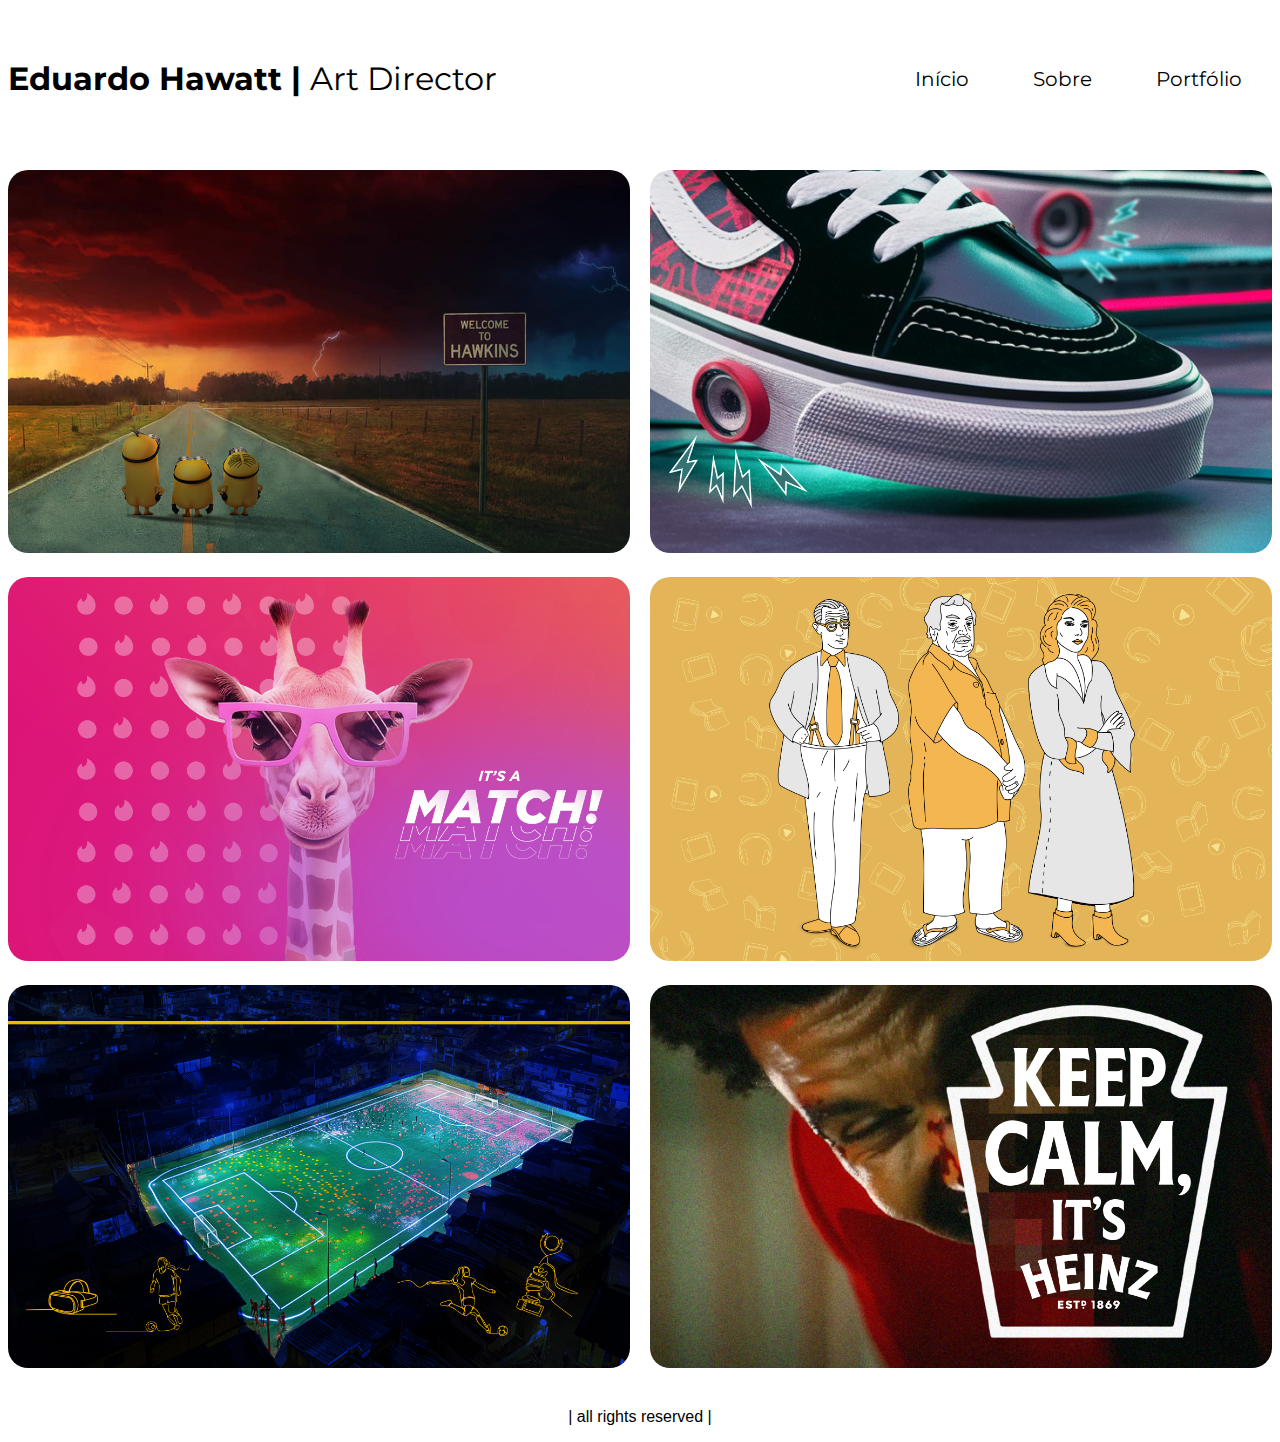
<file: index.html>
<!DOCTYPE html>
<html lang="en">

<head>
    <meta charset="UTF-8">
    <meta name="viewport" content="width=device-width, initial-scale=1.0">
    <title>Eduardo Hawatt | Art Director</title>
    <link rel="stylesheet" href="./css/style.css">
    <link href="https://fonts.googleapis.com/css2?family=Montserrat:ital,wght@0,100..900;1,100..900&display=swap"
        rel="stylesheet">
        <link href="https://fonts.googleapis.com/css2?family=Inter:wght@100..900&family=Montserrat:ital,wght@0,100..900;1,100..900&display=swap" rel="stylesheet">

        <link rel="icon" type="image/png" href="./img/favicon.png">
</head>

<body>
    <header>
        <div class="grid">
            <div class="menu">
                <div class="itens-menu">
     
                    <div class="nome">
                        <h1>Eduardo Hawatt | <strong>Art Director</strong></h1>
                    </div>
                </div>
                <div class="links">
                    <a href="https://eduardohawatt.github.io/Portfolio/">Início</a>
                    <a href="https://eduardohawatt.github.io/Portfolio/sobre.html">Sobre</a>
                    <a href="https://eduardohawatt.github.io/Portfolio/">Portfólio</a>
                </div>
            </div>
        </div>
    </header>
    <main>

        <div class="grid">
            <div class="trabalhos">
                <div class="trabalho">
                  <a href="https://eduardohawatt.github.io/Portfolio/netflix.html">
                    <img src="./img/Netflix.png" alt="">
                    <div class="overlay">NETFLIX</div>
                  </a>
                </div>
                <div class="trabalho">
                    <a href="https://eduardohawatt.github.io/Portfolio/vans.html">
                        <img src="./img/VANS.png" alt="">
                        <div class="overlay">VANS</div>
                    </a>
                </div>
                <div class="trabalho">
                   <a href="https://eduardohawatt.github.io/Portfolio/tinder.html">
                    <img src="./img/Tinder.png" alt="">
                    <div class="overlay">TINDER</div>
                   </a>
                </div>
                <div class="trabalho">
                   <a href="https://eduardohawatt.github.io/Portfolio/audiobook.html">
                    <img src="./img/Audiobook.png" alt="">
                    <div class="overlay">AMAZON</div>
                   </a>
                </div>
                <div class="trabalho">
                   <a href="https://eduardohawatt.github.io/Portfolio/visa.html">
                    <img src="./img/Visa.png" alt="">
                    <div class="overlay">VISA</div>
                   </a>
                </div>
                <div class="trabalho">
                    <a href="https://eduardohawatt.github.io/Portfolio/heinz.html">
                        <img src="./img/Heinz.png" alt="">
                        <div class="overlay">HEINZ</div>
                    </a>
                </div>
            </div>
        </div>
    </main>
</body>
<footer>
    <p>| all rights reserved |</p>
</footer>

</html>
</file>
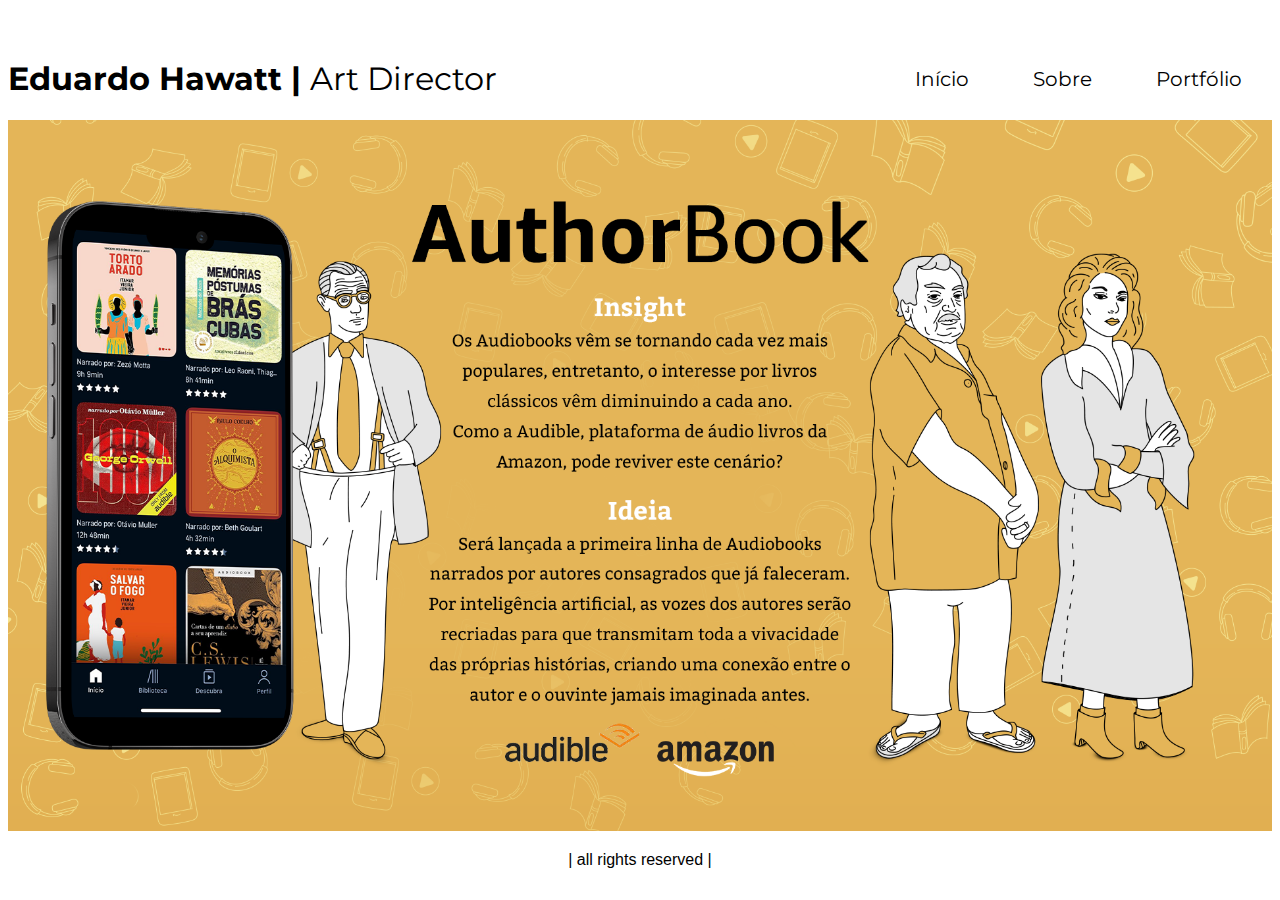
<file: audiobook.html>
<!DOCTYPE html>
<html lang="en">

<head>
    <meta charset="UTF-8">
    <meta name="viewport" content="width=device-width, initial-scale=1.0">
    <title>Eduardo Hawatt | Art Director</title>
    <link rel="stylesheet" href="./css/style.css">
    <link href="https://fonts.googleapis.com/css2?family=Montserrat:ital,wght@0,100..900;1,100..900&display=swap"
        rel="stylesheet">
        <link href="https://fonts.googleapis.com/css2?family=Inter:wght@100..900&family=Montserrat:ital,wght@0,100..900;1,100..900&display=swap" rel="stylesheet">

        <link rel="icon" type="image/png" href="./img/favicon.png">
</head>

<body>
    <header>
        <div class="grid">
            <div class="menu">
                <div class="itens-menu">
   
                    <div class="nome">
                        <h1>Eduardo Hawatt | <strong>Art Director</strong></h1>
                    </div>
                </div>
                <div class="links">
                    <a href="https://eduardohawatt.github.io/Portfolio/">Início</a>
                    <a href="https://eduardohawatt.github.io/Portfolio/sobre.html">Sobre</a>
                    <a href="https://eduardohawatt.github.io/Portfolio/">Portfólio</a>
                </div>
            </div>
        </div>
    </header>
    <main>
        <div class="grid">
            <div class="item">
                <img src="./img/audiobook/audiobook1.png" alt="">
            </div>
        </div>
    </main>
</body>
<footer>
    <p>| all rights reserved |</p>
</footer>

</html>
</file>
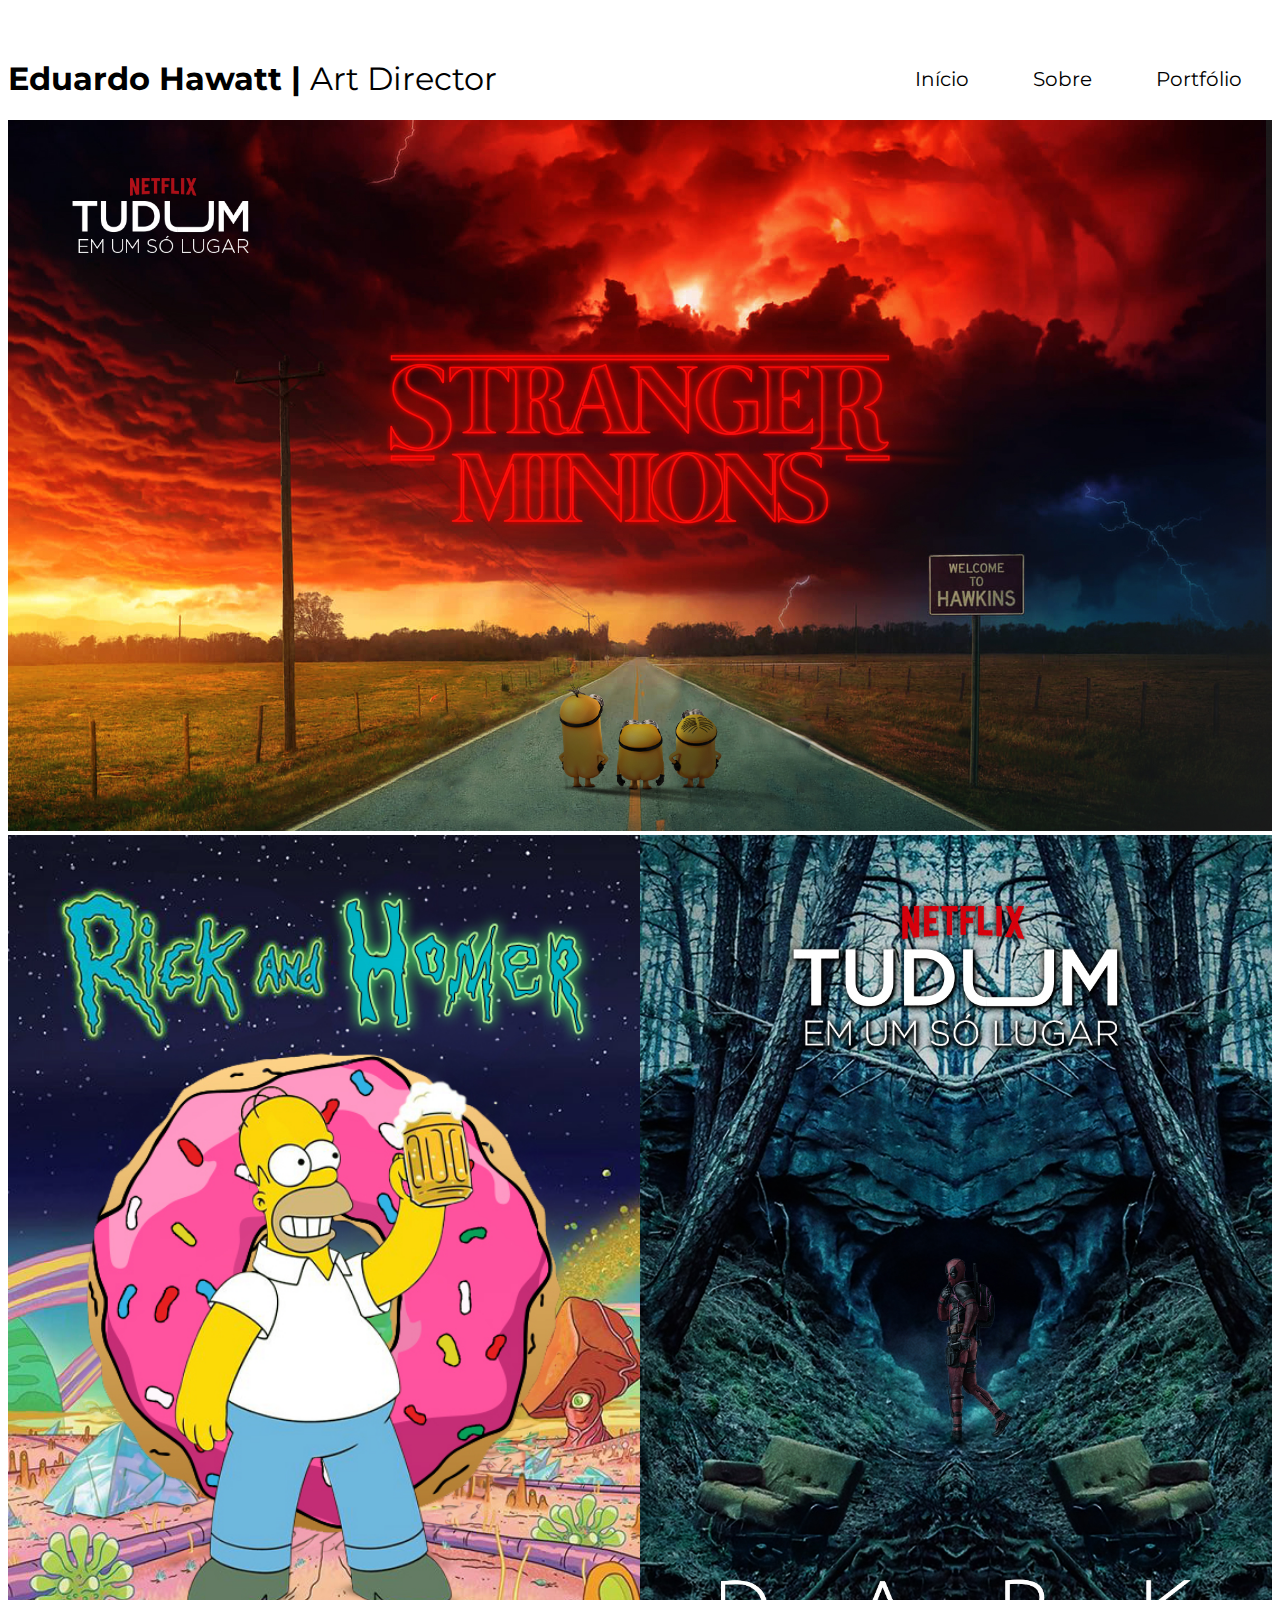
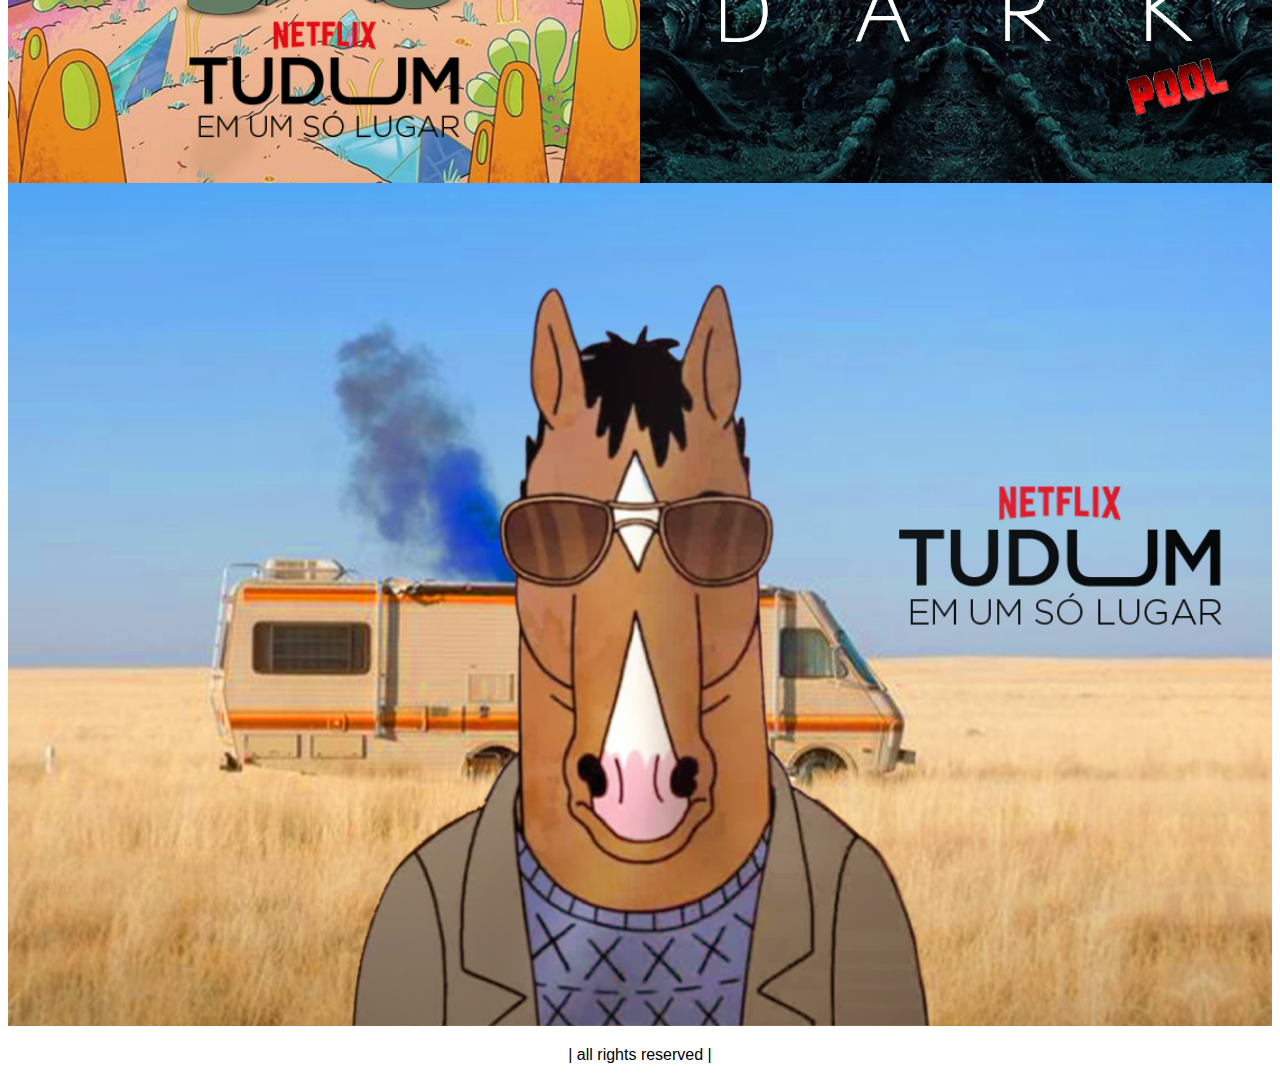
<file: netflix.html>
<!DOCTYPE html>
<html lang="en">

<head>
    <meta charset="UTF-8">
    <meta name="viewport" content="width=device-width, initial-scale=1.0">
    <title>Eduardo Hawatt | Art Director</title>
    <link rel="stylesheet" href="./css/style.css">
    <link href="https://fonts.googleapis.com/css2?family=Montserrat:ital,wght@0,100..900;1,100..900&display=swap"
        rel="stylesheet">
        <link href="https://fonts.googleapis.com/css2?family=Inter:wght@100..900&family=Montserrat:ital,wght@0,100..900;1,100..900&display=swap" rel="stylesheet">

        <link rel="icon" type="image/png" href="./img/favicon.png">
</head>

<body>
    <header>
        <div class="grid">
            <div class="menu">
                <div class="itens-menu">

                    <div class="nome">
                        <h1>Eduardo Hawatt | <strong>Art Director</strong></h1>
                    </div>
                </div>
                <div class="links">
                    <a href="https://eduardohawatt.github.io/Portfolio/">Início</a>
                    <a href="https://eduardohawatt.github.io/Portfolio/sobre.html">Sobre</a>
                    <a href="https://eduardohawatt.github.io/Portfolio/">Portfólio</a>
                </div>
            </div>
        </div>
    </header>
    <main>
        <div class="grid">
            <div class="item">
                <img src="./img/netflix/netflix1.jpg" alt="">
            </div>
            <div class="posters">
                <img src="./img/netflix/netflix2.jpg" alt="">
                <img src="./img/netflix/netflix3.jpg" alt="">
            </div>
            <div class="item">
                <img src="./img/netflix/netflix4.png" alt="">
            </div>
        </div>
    </main>
</body>
<footer>
    <p>| all rights reserved |</p>
</footer>

</html>
</file>
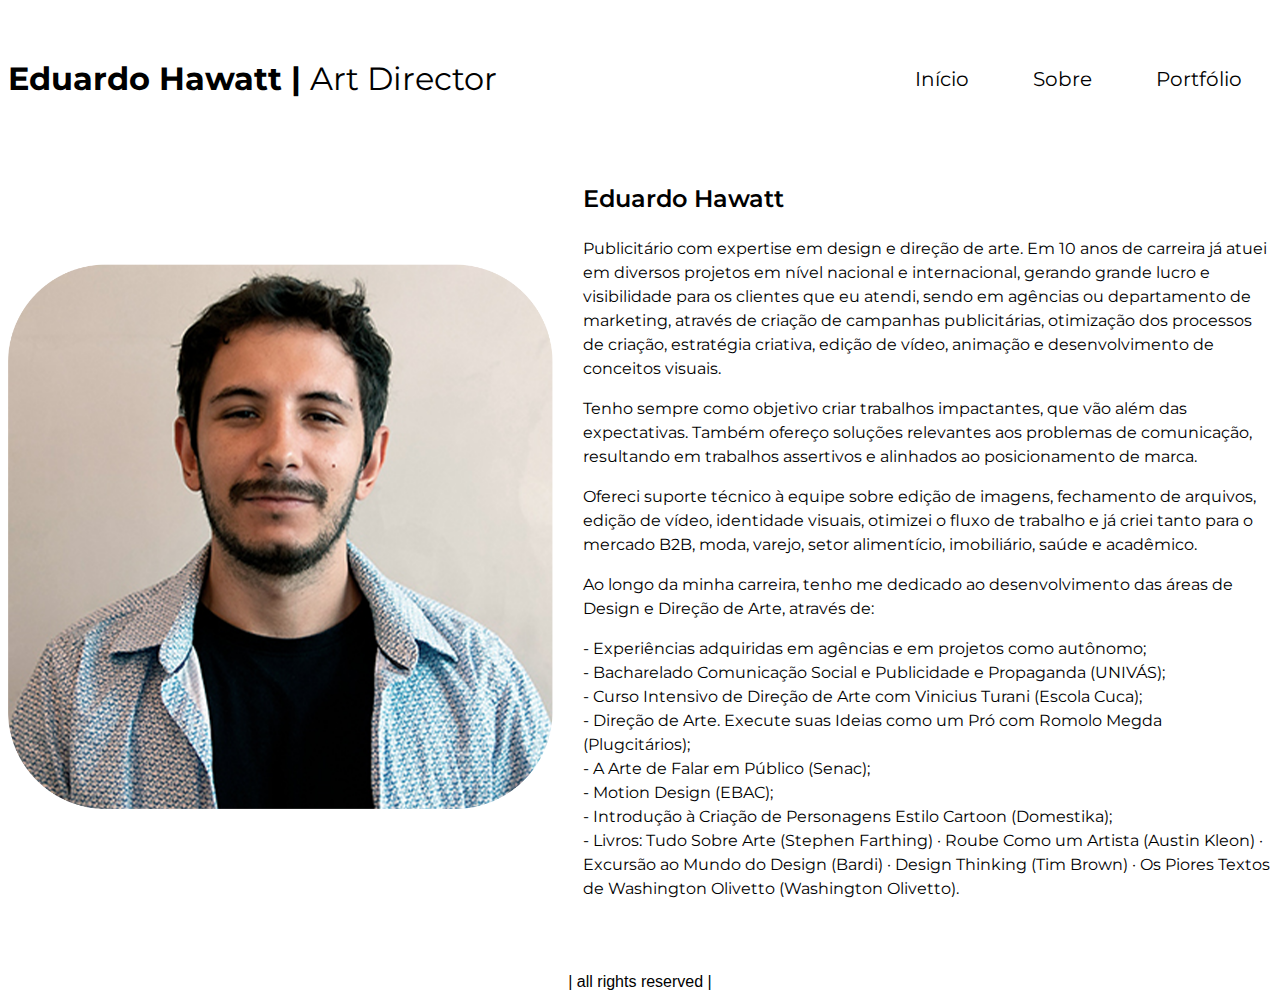
<file: sobre.html>
<!DOCTYPE html>
<html lang="en">

<head>
    <meta charset="UTF-8">
    <meta name="viewport" content="width=device-width, initial-scale=1.0">
    <title>Eduardo Hawatt | Art Director</title>
    <link rel="stylesheet" href="./css/style.css">
    <link href="https://fonts.googleapis.com/css2?family=Montserrat:ital,wght@0,100..900;1,100..900&display=swap"
        rel="stylesheet">
        <link href="https://fonts.googleapis.com/css2?family=Inter:wght@100..900&family=Montserrat:ital,wght@0,100..900;1,100..900&display=swap" rel="stylesheet">

        <link rel="icon" type="image/png" href="./img/favicon.png">
</head>

<body>
    <header>
        <div class="grid">
            <div class="menu">
                <div class="itens-menu">
    
                    <div class="nome">
                        <h1>Eduardo Hawatt | <strong>Art Director</strong></h1>
                    </div>
                </div>
                <div class="links">
                    <a href="https://eduardohawatt.github.io/Portfolio/">Início</a>
                    <a href="https://eduardohawatt.github.io/Portfolio/sobre.html">Sobre</a>
                    <a href="https://eduardohawatt.github.io/Portfolio/">Portfólio</a>
                </div>
            </div>
        </div>
    </header>
    <main>
        <div class="grid">
            <div class="sobre">
                <div class="foto-edu">
                    <img src="./img/EduardoHawatt.png" alt="Eduardo Hawatt">
                </div>
                <div class="texto-sobre">
                    <div class="nome">
                        <p>Eduardo Hawatt</p>
                    </div>

                    <p>Publicitário com expertise em design e direção de arte. Em 10 anos de carreira já atuei em diversos projetos em nível nacional e internacional, gerando grande lucro e visibilidade para os clientes que eu atendi, sendo em agências ou departamento de marketing, através de criação de campanhas publicitárias, otimização dos processos de criação, estratégia criativa, edição de vídeo, animação e desenvolvimento de conceitos visuais.
                    </p>
                    <p>Tenho sempre como objetivo criar trabalhos impactantes, que vão além das expectativas. Também ofereço soluções relevantes aos problemas de comunicação, resultando em trabalhos assertivos e alinhados ao posicionamento de marca.
                    </p>

                    <p>Ofereci suporte técnico à equipe sobre edição de imagens, fechamento de arquivos, edição de vídeo, identidade visuais, otimizei o fluxo de trabalho e já criei tanto para o mercado B2B, moda, varejo, setor alimentício, imobiliário, saúde e acadêmico.
                    </p>

                    <p>Ao longo da minha carreira, tenho me dedicado ao desenvolvimento das áreas de Design e Direção de Arte, através de:
                    </p>
                    <p>
                        - Experiências adquiridas em agências e em projetos como autônomo;<br>
                        - Bacharelado Comunicação Social e Publicidade e Propaganda (UNIVÁS);<br>
                        - Curso Intensivo de Direção de Arte com Vinicius Turani (Escola Cuca);<br>
                        - Direção de Arte. Execute suas Ideias como um Pró com Romolo Megda (Plugcitários);<br>
                        - A Arte de Falar em Público (Senac);<br>
                        - Motion Design (EBAC);<br>
                        - Introdução à Criação de Personagens Estilo Cartoon (Domestika);<br>
                        - Livros: Tudo Sobre Arte (Stephen Farthing) · Roube Como um Artista (Austin Kleon) · Excursão ao Mundo do Design (Bardi) · Design Thinking (Tim Brown) · Os Piores Textos de Washington Olivetto (Washington Olivetto).
                      </p>
                </div>
                
            </div>
        </div>
    </main>
</body>
<footer>
    <p>| all rights reserved |</p>
</footer>

</html>
</file>
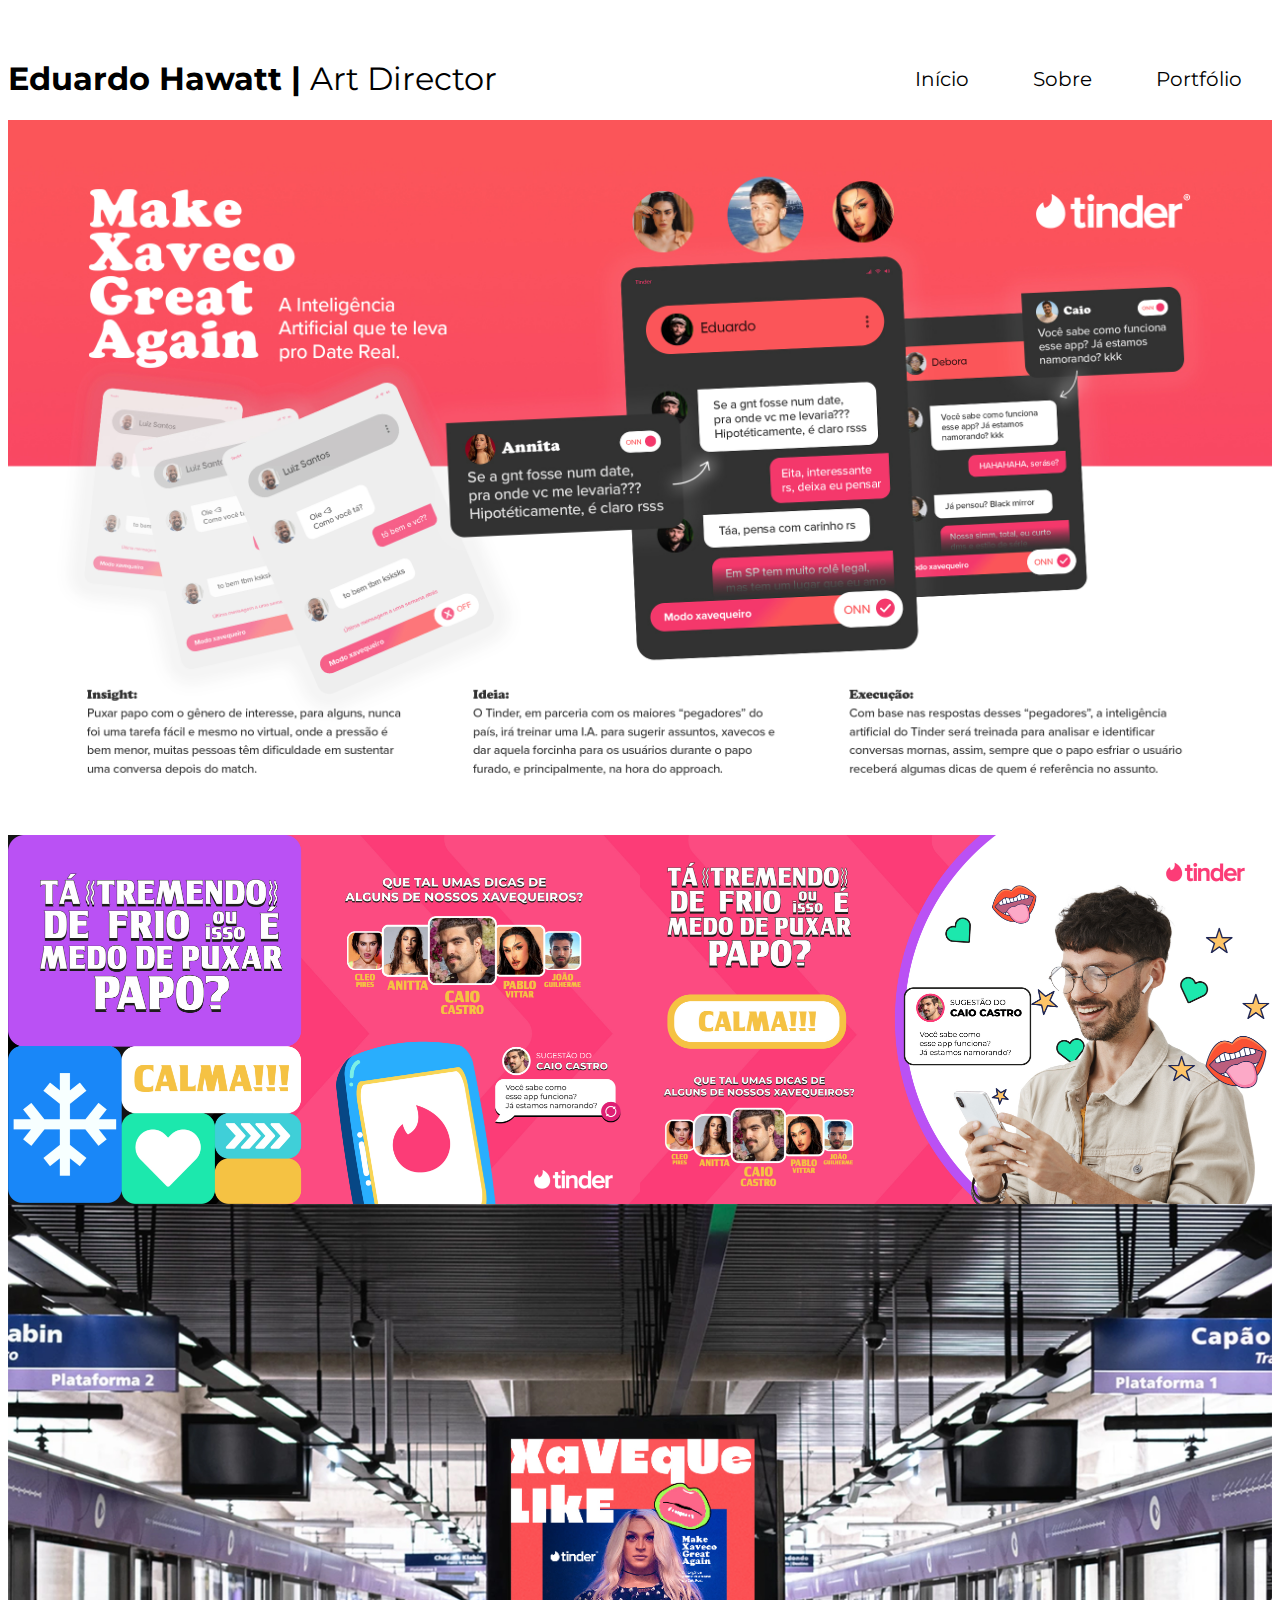
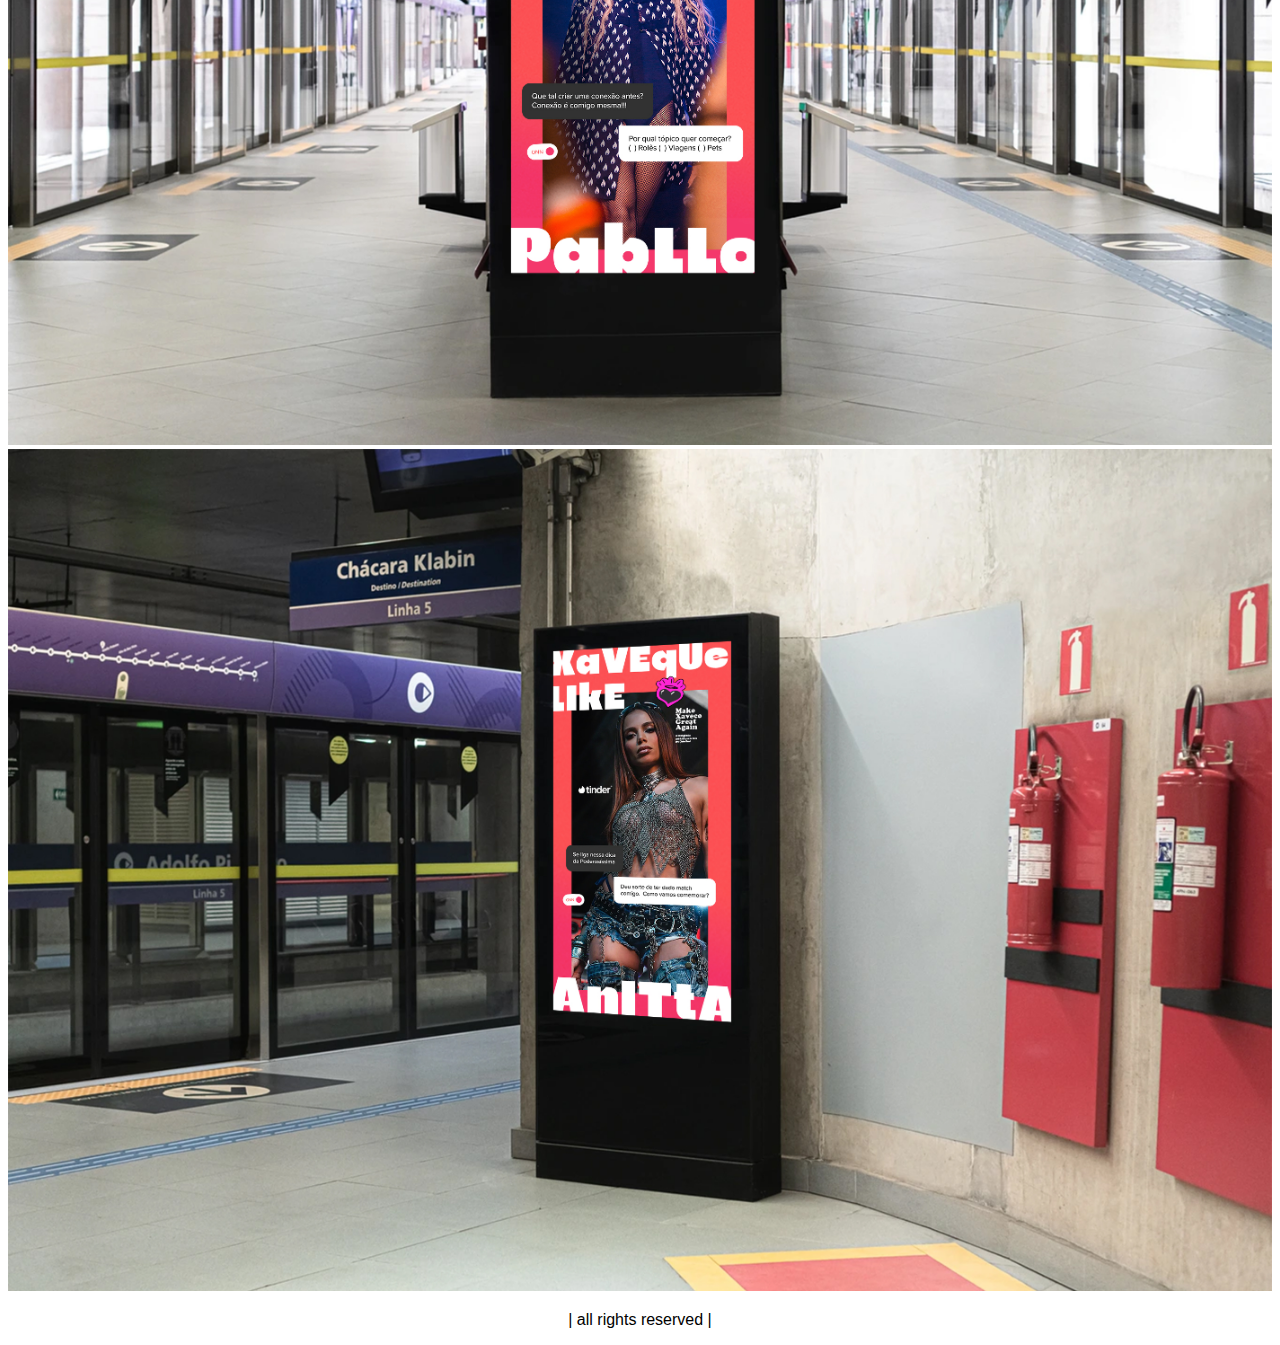
<file: tinder.html>
<!DOCTYPE html>
<html lang="en">

<head>
    <meta charset="UTF-8">
    <meta name="viewport" content="width=device-width, initial-scale=1.0">
    <title>Eduardo Hawatt | Art Director</title>
    <link rel="stylesheet" href="./css/style.css">
    <link href="https://fonts.googleapis.com/css2?family=Montserrat:ital,wght@0,100..900;1,100..900&display=swap"
        rel="stylesheet">
        <link href="https://fonts.googleapis.com/css2?family=Inter:wght@100..900&family=Montserrat:ital,wght@0,100..900;1,100..900&display=swap" rel="stylesheet">

        <link rel="icon" type="image/png" href="./img/favicon.png">
</head>

<body>
    <header>
        <div class="grid">
            <div class="menu">
                <div class="itens-menu">
      
                    <div class="nome">
                        <h1>Eduardo Hawatt | <strong>Art Director</strong></h1>
                    </div>
                </div>
                <div class="links">
                    <a href="https://eduardohawatt.github.io/Portfolio/">Início</a>
                    <a href="https://eduardohawatt.github.io/Portfolio/sobre.html">Sobre</a>
                    <a href="https://eduardohawatt.github.io/Portfolio/">Portfólio</a>
                </div>
            </div>
        </div>
    </header>
    <main>
        <div class="grid">
            <div class="item">
                <img src="./img/tinder/tinder1.jpg" alt="">
            </div>
            <div class="posters">
                <img src="./img/tinder/tinder2.jpg" alt="">
                <img src="./img/tinder/tinder3.jpg" alt="">
            </div>
            <div class="item">
                <img src="./img/tinder/tinder4.jpg" alt="">
                <img src="./img/tinder/tinder5.jpg" alt="">
            </div>
        </div>
    </main>
</body>
<footer>
    <p>| all rights reserved |</p>
</footer>

</html>
</file>
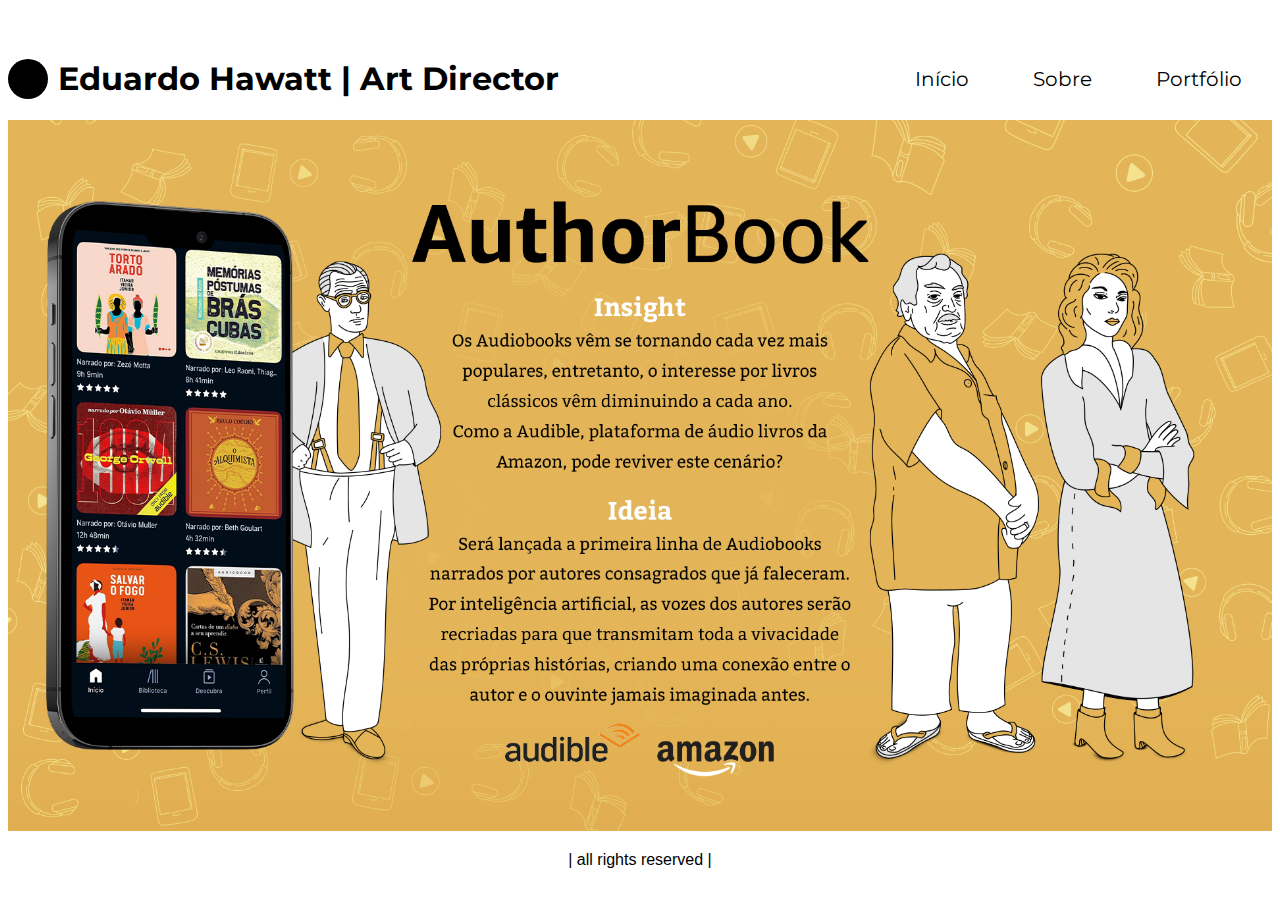
<file: pages/audiobook.html>
<!DOCTYPE html>
<html lang="en">

<head>
    <meta charset="UTF-8">
    <meta name="viewport" content="width=device-width, initial-scale=1.0">
    <title>Eduardo Hawatt | Art Director</title>
    <link rel="stylesheet" href="../css/style.css">
    <link href="https://fonts.googleapis.com/css2?family=Montserrat:ital,wght@0,100..900;1,100..900&display=swap"
        rel="stylesheet">
        <link href="https://fonts.googleapis.com/css2?family=Inter:wght@100..900&family=Montserrat:ital,wght@0,100..900;1,100..900&display=swap" rel="stylesheet">

        <link rel="icon" type="image/png" href="./img/favicon.png">
</head>

<body>
    <header>
        <div class="grid">
            <div class="menu">
                <div class="itens-menu">
                    <div class="icone"></div>
                    <div class="nome">
                        <h1>Eduardo Hawatt | Art Director</h1>
                    </div>
                </div>
                <div class="links">
                    <a href="">Início</a>
                    <a href="">Sobre</a>
                    <a href="">Portfólio</a>
                </div>
            </div>
        </div>
    </header>
    <main>
        <div class="grid">
            <div class="item">
                <img src="../img/audiobook/audiobook1.png" alt="">
            </div>
        </div>
    </main>
</body>
<footer>
    <p>| all rights reserved |</p>
</footer>

</html>
</file>
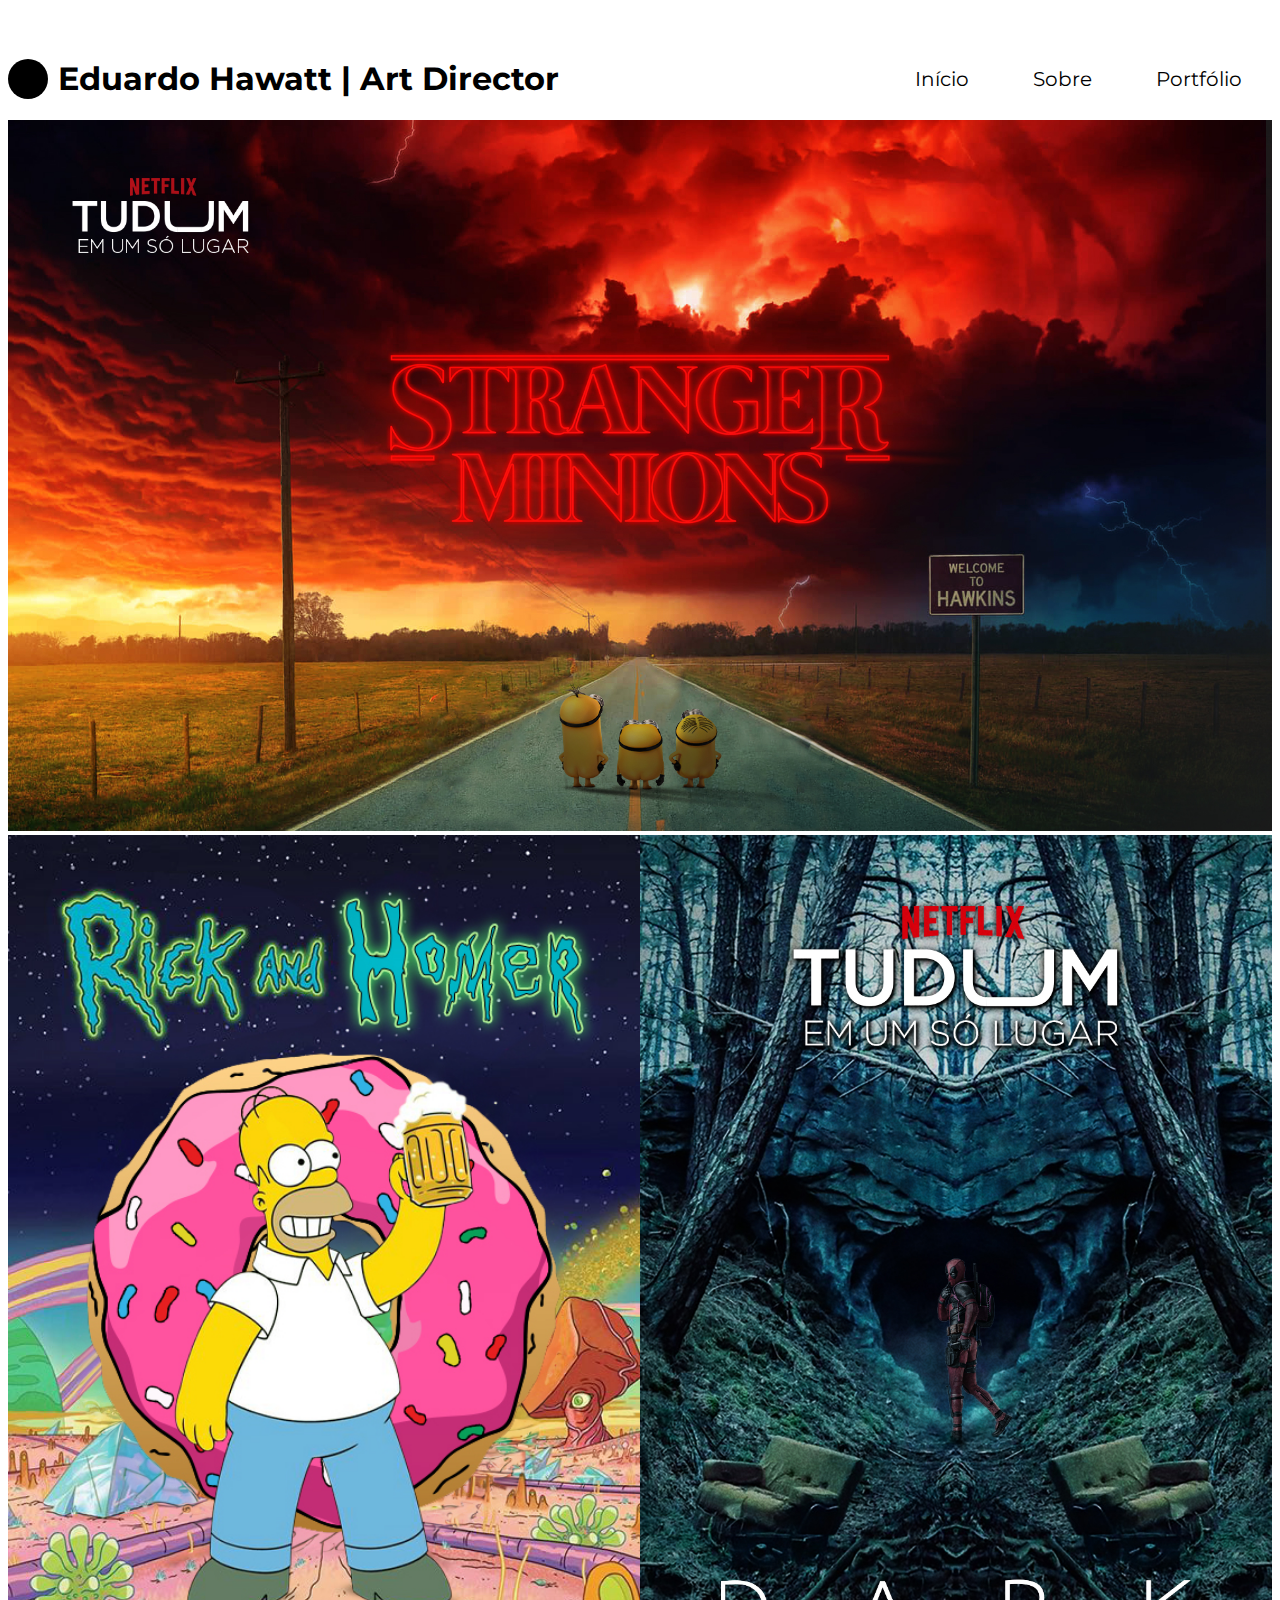
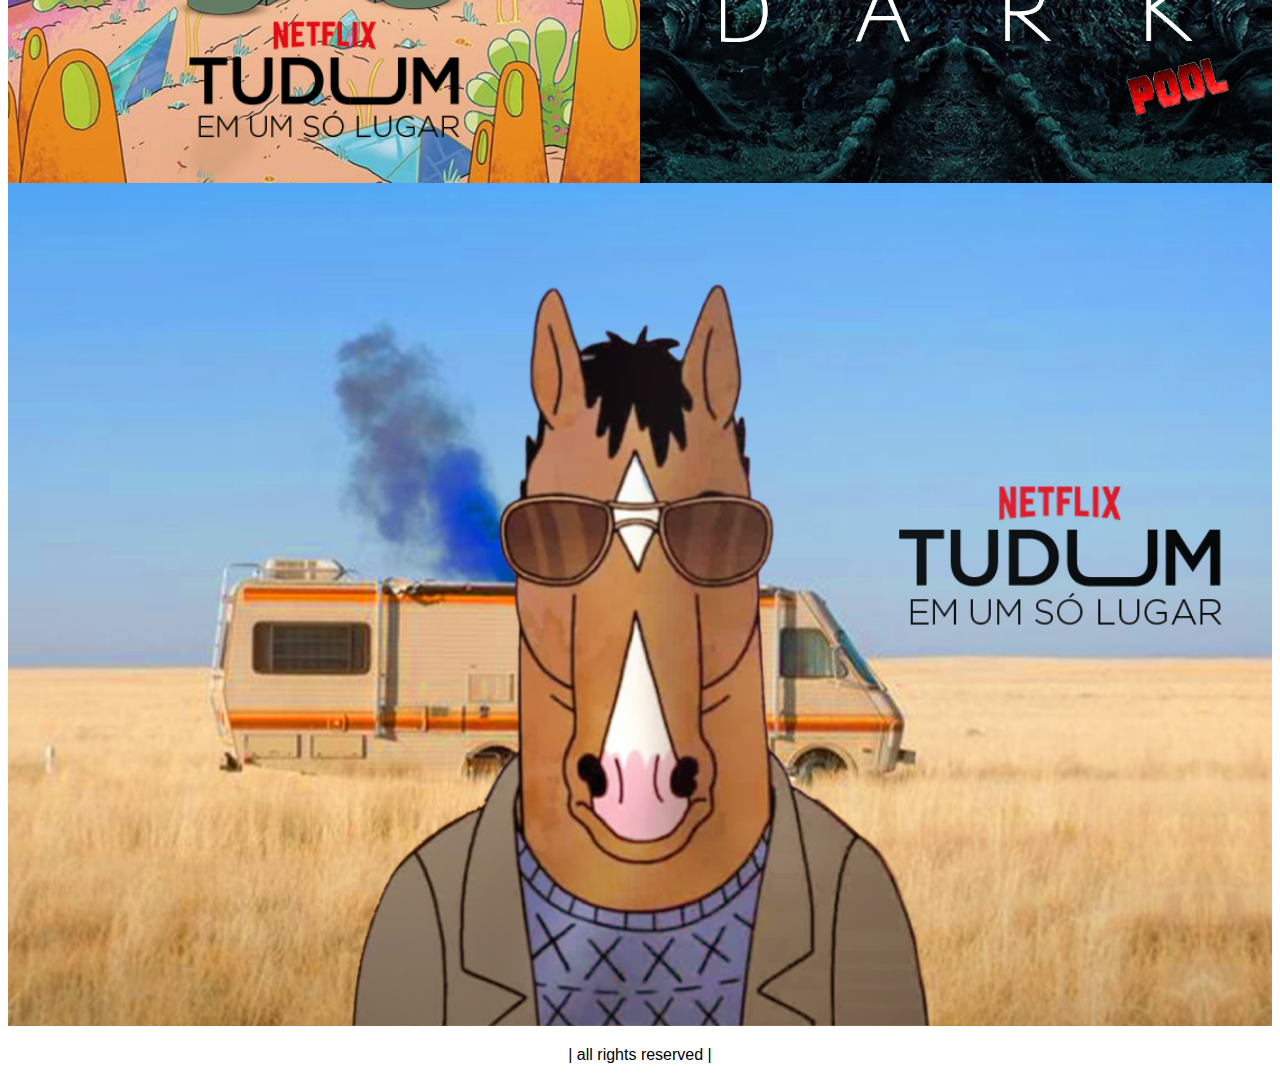
<file: pages/netflix.html>
<!DOCTYPE html>
<html lang="en">

<head>
    <meta charset="UTF-8">
    <meta name="viewport" content="width=device-width, initial-scale=1.0">
    <title>Eduardo Hawatt | Art Director</title>
    <link rel="stylesheet" href="../css/style.css">
    <link href="https://fonts.googleapis.com/css2?family=Montserrat:ital,wght@0,100..900;1,100..900&display=swap"
        rel="stylesheet">
        <link href="https://fonts.googleapis.com/css2?family=Inter:wght@100..900&family=Montserrat:ital,wght@0,100..900;1,100..900&display=swap" rel="stylesheet">

        <link rel="icon" type="image/png" href="./img/favicon.png">
</head>

<body>
    <header>
        <div class="grid">
            <div class="menu">
                <div class="itens-menu">
                    <div class="icone"></div>
                    <div class="nome">
                        <h1>Eduardo Hawatt | Art Director</h1>
                    </div>
                </div>
                <div class="links">
                    <a href="">Início</a>
                    <a href="">Sobre</a>
                    <a href="">Portfólio</a>
                </div>
            </div>
        </div>
    </header>
    <main>
        <div class="grid">
            <div class="item">
                <img src="../img/netflix/netflix1.jpg" alt="">
            </div>
            <div class="posters">
                <img src="../img/netflix/netflix2.jpg" alt="">
                <img src="../img/netflix/netflix3.jpg" alt="">
            </div>
            <div class="item">
                <img src="../img/netflix/netflix4.png" alt="">
            </div>
        </div>
    </main>
</body>
<footer>
    <p>| all rights reserved |</p>
</footer>

</html>
</file>
<file: css/style.css>
.grid{
   max-width: 1500px;
   width: 100%;
   position: relative; 
   margin: 0 auto;
}
.menu {
    display: flex;
    align-items: center;
    justify-content: space-between;
      font-family: "Montserrat", sans-serif;
      padding-top: 30px;
}

.itens-menu {
    display: flex;
    align-items: center;
    column-gap: 10px;
}
.icone{
    height: 40px;
    width: 40px;
    background: #000;
    border-radius: 100px;
}
.links a {
    font-size: 20px;
    color: #000;
    text-decoration: none;
    margin: 0 30px
}

.trabalhos {
    display: grid;
    grid-template-columns: 1fr 1fr;
    column-gap: 20px;
    margin-top: 50px;
    
}
.trabalho {
    position: relative
}
.trabalho img {
    width: 100%;
    margin-bottom: 20px;
    border-radius: 20px;
}

footer p {
    text-align: center;
    font-family: Arial;
    
}
.links a:hover {
    font-weight: 600;
}

.overlay {
    position: absolute;
    font-family: "Inter", sans-serif;
    border-radius: 20px;
    top: 0;
    left: 0;
    width: 100%;
    height: 95%;
    background-color: rgba(0, 0, 0, 0.637);
    color: white;
    display: flex;
    justify-content: center;
    align-items: center;
    opacity: 0;
    font-weight: bold;
    transition: opacity 0.5s ease;
    font-size: 40px;
  }

  .trabalho:hover .overlay {
    opacity: 1;
  }

  .item img {
    width: 100%;
}
.posters {
    display: grid;
       grid-template-columns: 1fr 1fr;
}
.posters img {
    width: 100%;
}
h1 strong{
    font-weight: 400;
}
@media(max-width:991px){
    .trabalhos {
     display: flex;
        flex-direction: column;
 } 
     
 .menu {
      display: flex;
        flex-direction: column;   
 }
     .nome h1{
         text-align: center;
     }
     .itens-menu{
           display: flex;
        flex-direction: column;  
     }
     .sobre{
        flex-direction: column;
    }
    .links {
        display: flex;
    }
 }
 
 
 .sobre{
    display: flex;
}
.foto-edu img {
    width: 100%;
}
.texto-sobre {
    width: 100%;
}
.texto-sobre {
    font-size: 16px;
    font-family: "Montserrat", sans-serif;
}

.nome p {
    font-size: 24px;
    font-weight: 600;
    
}
.sobre{
    column-gap: 30px;
    padding: 40px 0;
        display: flex;
    align-items: center;
}

.texto-sobre > p {
    line-height: 1.5;
}
</file>
